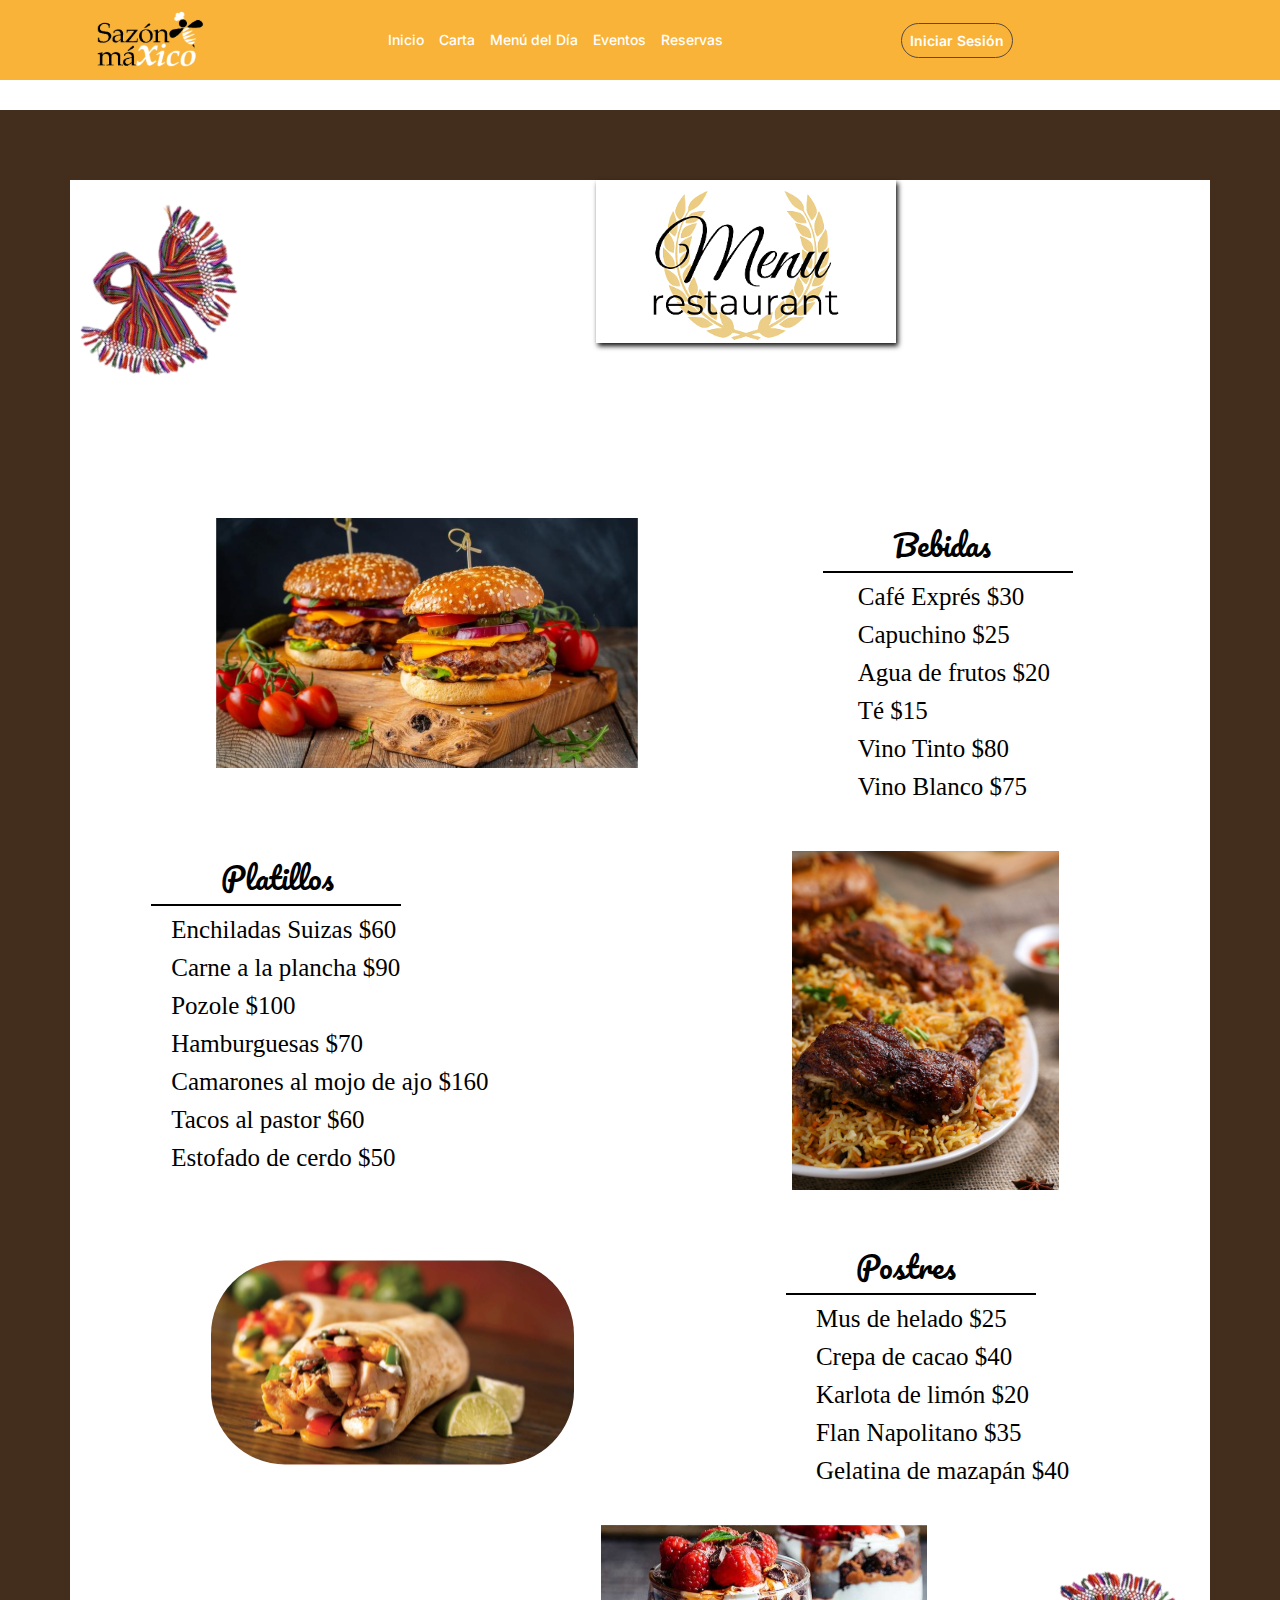
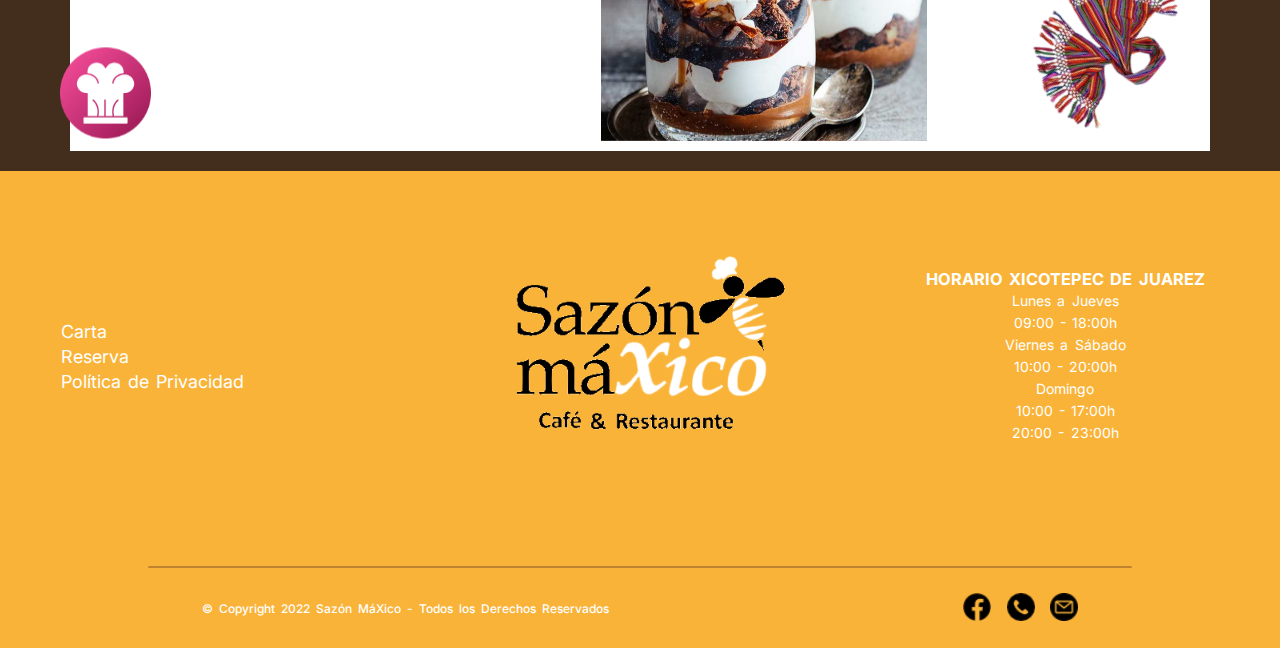
<file: carta.html>
<!DOCTYPE html>
<html lang="en">

<head>
  <meta charset="UTF-8">
  <meta name="viewport" content="width=device-width, initial-scale=1.0">
  <link rel="stylesheet" href="./styles/carta.css">
  <!-- <link rel="stylesheet" href="/Normalize.css"> -->
  <link href="https://fonts.googleapis.com/css2?family=Pacifico&display=swap" rel="stylesheet">


  <!-- icon page -->
  <link rel="shortcut icon" href="./img/Xicote.svg" type="image/x-icon">
  <!-- Google Fonts -->
  <link rel="preconnect" href="https://fonts.googleapis.com">
  <link rel="preconnect" href="https://fonts.gstatic.com" crossorigin>
  <link
    href="https://fonts.googleapis.com/css2?family=Bree+Serif&family=Gudea:ital,wght@0,400;0,700;1,400&family=Inter:wght@300;400;500;600;700&family=Pacifico&display=swap"
    rel="stylesheet">

  <!-- CSS Link -->
  <link rel="stylesheet" href="./styles/index-styles.css">
  <link rel="stylesheet" href="./styles/scroll-styles.css">
  <link rel="stylesheet" href="./styles/parallax.css">
  <link rel="stylesheet" href="./styles/footer-styles.css">
  <link rel="stylesheet" href="./styles/navbar.css">

  <!-- Tittle Page -->
  <title>SazónMáXico | Carta</title>
</head>

<body>
  <!-- Nav Bar -->
  <nav class="bar">
    <!-- Logo -->
    <img src="./img/navbar-icons/logo-recortado.svg" alt="SázonMáXico" class="logo">
    <!-- Links Menu -->
    <ul class="links">
      <li><a href="./index.php">Inicio</a></li>
      <li><a href="./carta.html">Carta</a></li>
      <li><a href="./menu-del-dia.php">Menú del Día</a></li>
      <li><a href="./evento1.html">Eventos</a></li>
      <li><a href="./reservas-inicio.html">Reservas</a></li>
    </ul>
    <!-- Iniciar sesion button -->
    <a href="./login.php" class="login">Iniciar Sesión</a>
    <!-- Dropdown button -->
    <div class="dropdown-button-container">
      <img src="./img/navbar-icons/menu.png" alt="menu" class="dropdown" id="activar-boton" onclick="mostrarMenu()">

      <img src="./img/navbar-icons/close.png" alt="menu" class="dropdown" id="desactivar-boton" onclick="ocultarMenu()">
    </div>

    <!-- dropdown menu -->
    <ul class="dropdown-menu active" id="dropdown-menu">
      <li class="dropdown-nav"><a href="./index.php">Inicio</a></li>
      <li class="dropdown-nav"><a href="./carta.html">Carta</a></li>
      <li class="dropdown-nav"><a href="./menu-del-dia.php">Menú del Día</a></li>
      <li class="dropdown-nav"><a href="./evento1.html">Eventos</a></li>
      <li class="dropdown-nav"><a href="./reservas-inicio.html">Reservas</a></li>
      <!-- settings -->
      <hr class="dropdown-line">
      <li class="settings"><a href="./login.php"><img src="./img/navbar-icons/usuario.png" alt="user"> Iniciar Sesión</a>
      </li>
      <li class="settings"><a href="#"><img src="./img/navbar-icons/documento.png" alt="user">Política y Privacidad</a>
      </li>
      <li class="settings"><a href="#"><img src="./img/navbar-icons/interrogatorio.png" alt="help">Ayuda</a></li>
    </ul>
  </nav>
  <!-- END NAV BAR -->
  <main id="fondo_cafe">
    <div id="fondo2">

      <div class="imagenes">
        <div class="reboso"> <img
            src="./img/carta-desayuno/750e6aa8ed4747450cb2b08ea329e89e-removebg-preview (1) 3Reboso.svg" alt=""></div>
        <div class="menu1"><img src="./img/carta-desayuno/menu.svg" alt=""></div>

      </div>

      <div class="menu">
        <img src="./img/carta-desayuno/Hamburguesa.svg" class="hamburguesa" />
        <div class="menu2">
          <p class="encabezado">Bebidas</p>
          <div class="linea"></div>
          <div class="bebida1">Café Exprés $30</div>
          <div class="bebida1">Capuchino $25</div>
          <div class="bebida1">Agua de frutos $20</div>
          <div class="bebida1">Té $15</div>
          <div class="bebida1">Vino Tinto $80</div>
          <div class="bebida1">Vino Blanco $75</div>
        </div>
      </div>

      <div class="platillos">
        <div class="platillos2">
          <p class="encabezado"> Platillos</p>
          <div class="linea2"></div>
          <div class="platillos1">Enchiladas Suizas $60</div>
          <div class="platillos1">Carne a la plancha $90</div>
          <div class="platillos1">Pozole $100</div>
          <div class="platillos1">Hamburguesas $70</div>
          <div class="platillos1">Camarones al mojo de ajo $160</div>
          <div class="platillos1">Tacos al pastor $60</div>
          <div class="platillos1">Estofado de cerdo $50</div>
        </div>
        <img src="./img/carta-desayuno/Mole.svg" alt="" class="plato1">
      </div>

      <div class="postres">
        <img src="./img/carta-desayuno/burrito.svg" alt="" class="platillo1">
        <div class="postres2">
          <div class="encabezado">Postres</div>
          <div class="linea3"></div>
          <div class="postres3">Mus de helado $25</div>
          <div class="postres3">Crepa de cacao $40</div>
          <div class="postres3">Karlota de limón $20</div>
          <div class="postres3">Flan Napolitano $35</div>
          <div class="postres3">Gelatina de mazapán $40</div>
        </div>
      </div>

      <div class="imgultimas">
        <img src="./img/carta-desayuno/gorro-de-cocinero 2.svg" alt="" class="img1">
        <img src="./img/carta-desayuno/postre_chocolate_avellana 2.svg" alt="" class="img2">
        <img src="./img/carta-desayuno/750e6aa8ed4747450cb2b08ea329e89e-removebg-preview (1) 3Reboso.svg" alt=""
          class="img3">
      </div>


    </div>


  </main>
  <!-- footer page -->
  <footer>
    <div class="footer-top">
      <!-- left list -->
      <ul class="footer-list-left">
        <li><a href="./carta.html">Carta</a></li>
        <li><a href="./reservas-inicio.html">Reserva</a></li>
        <li><a href="#">Política de Privacidad</a></li>
      </ul>
      <!-- center logo -->
      <a href="./index.php">
        <img loading="lazy" src="./img/index-img/logo-footer.svg" alt="logo SazónMáXico">
      </a>
      <!-- list right -->
      <ul class="footer-list-right">
        <li>
          <h3>horario xicotepec de juarez</h3>
        </li>
        <li>
          Lunes a Jueves
          <br>
          09:00 - 18:00h
        </li>
        <li>
          Viernes a Sábado
          <br>
          10:00 - 20:00h
        </li>
        <li>
          Domingo
          <br>
          10:00 - 17:00h
          <br>
          20:00 - 23:00h
        </li>
      </ul>
    </div>
    <hr>
    <div class="footer-bottom">
      <span>© Copyright 2022 Sazón MáXico - Todos los Derechos Reservados</span>
      <ul class="social">
        <li>
          <a href="https://www.facebook.com." target="_blank">
            <img loading="lazy" src="./img/footer-icons/facebook.png" alt="facebook">
          </a>
        </li>
        <li>
          <a href="tel:764 764 3687" target="_blank">
            <img loading="lazy" src="./img/footer-icons/tel.png" alt="teléfono">
          </a>
        </li>
        <li>
          <a href="mailto:restaurantesazonmaxico@outlook.com" target="_blank">
            <img loading="lazy" src="./img/footer-icons/mail.png" alt="correo">
          </a>
        </li>
      </ul>
    </div>
  </footer>
</body>

<!-- SCRIPTS -->
<script src="./js/nav-bar.js"></script>

</html>
</file>
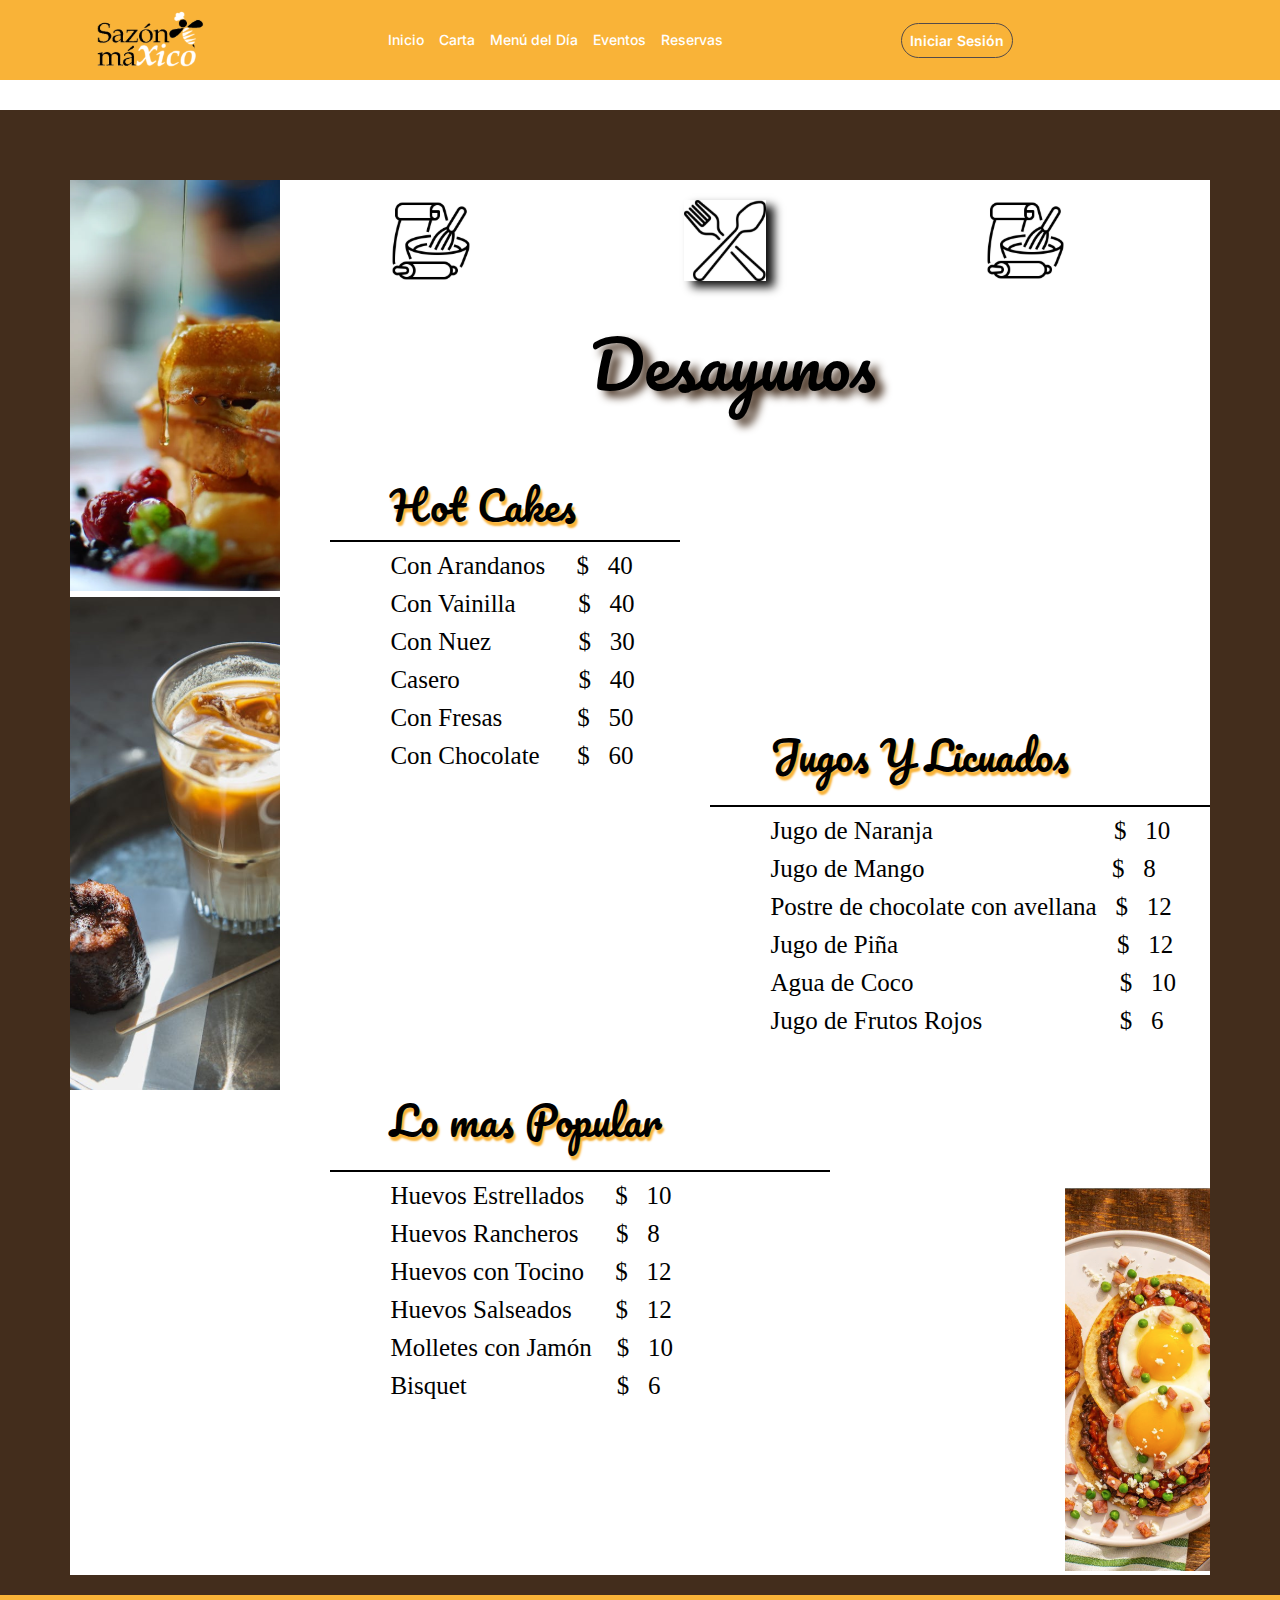
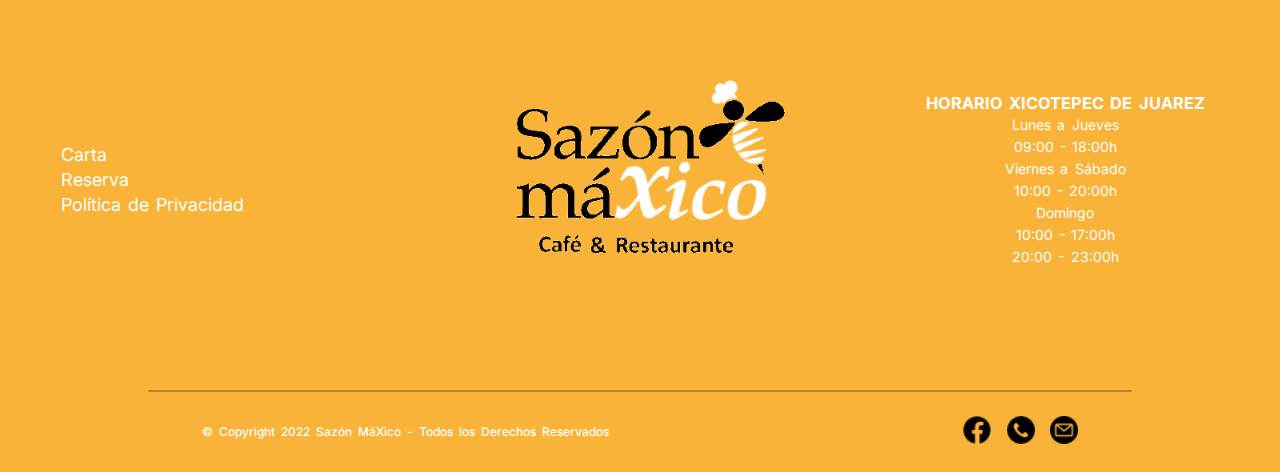
<file: postres.html>
<!DOCTYPE html>
<html lang="en">

<head>
    <meta charset="UTF-8">
    <meta name="viewport" content="width=device-width, initial-scale=1.0">
    <link rel="stylesheet" href="./styles/postres.css">


    <!-- icon page -->
    <link rel="shortcut icon" href="./img/Xicote.svg" type="image/x-icon">
    <!-- Google Fonts -->
    <link rel="preconnect" href="https://fonts.googleapis.com">
    <link rel="preconnect" href="https://fonts.gstatic.com" crossorigin>
    <link
        href="https://fonts.googleapis.com/css2?family=Bree+Serif&family=Gudea:ital,wght@0,400;0,700;1,400&family=Inter:wght@300;400;500;600;700&family=Pacifico&display=swap"
        rel="stylesheet">

    <!-- CSS Link -->
    <link rel="stylesheet" href="./styles/scroll-styles.css">
    <link rel="stylesheet" href="./styles/parallax.css">
    <link rel="stylesheet" href="./styles/footer-styles.css">
    <link rel="stylesheet" href="./styles/navbar.css">

    <!-- Tittle Page -->
    <title>Sazón MáXico | Postres</title>
</head>

<body>
    <!-- Nav Bar -->
    <nav class="bar">
        <!-- Logo -->
        <img src="./img/navbar-icons/logo-recortado.svg" alt="SázonMáXico" class="logo">
        <!-- Links Menu -->
        <ul class="links">
            <li><a href="./index.php">Inicio</a></li>
            <li><a href="./carta.php">Carta</a></li>
            <li><a href="./menu-del-dia.php">Menú del Día</a></li>
            <li><a href="./evento1.php">Eventos</a></li>
            <li><a href="./reservas-inicio.html">Reservas</a></li>
        </ul>
        <!-- Iniciar sesion button -->
        <a href="./login.php" class="login">Iniciar Sesión</a>
        <!-- Dropdown button -->
        <div class="dropdown-button-container">
            <img src="./img/navbar-icons/menu.png" alt="menu" class="dropdown" id="activar-boton"
                onclick="mostrarMenu()">

            <img src="./img/navbar-icons/close.png" alt="menu" class="dropdown" id="desactivar-boton"
                onclick="ocultarMenu()">
        </div>

        <!-- dropdown menu -->
        <ul class="dropdown-menu active" id="dropdown-menu">
            <li class="dropdown-nav"><a href="./index.php">Inicio</a></li>
            <li class="dropdown-nav"><a href="./carta.php">Carta</a></li>
            <li class="dropdown-nav"><a href="./menu-del-dia.php">Menú del Día</a></li>
            <li class="dropdown-nav"><a href="./evento1.php">Eventos</a></li>
            <li class="dropdown-nav"><a href="./reservas-inicio.html">Reservas</a></li>
            <!-- settings -->
            <hr class="dropdown-line">
            <li class="settings"><a href="/login.php"><img src="./img/navbar-icons/usuario.png" alt="user"> Iniciar
                    Sesión</a></li>
            <li class="settings"><a href="#"><img src="./img/navbar-icons/documento.png" alt="user">Política y
                    Privacidad</a></li>
            <li class="settings"><a href="#"><img src="./img/navbar-icons/interrogatorio.png" alt="help">Ayuda</a></li>
        </ul>
    </nav>

    <main id="fondo_cafe">
        <div id="fondo2">

            <div class="img1">
                <di class="desayuno1"><img src="./img/carta-desayuno/Desayuno1.svg" alt=""></di>
                <di class="desayuno2"><img src="./img/carta-desayuno/capucchino.svg" alt=""></di>

            </div>

            <div class="Icontenido">
                <div class="img2">
                    <div class="imagen1"><img src="./img/carta-desayuno/hornear 1.svg" alt=""></div>
                    <div class="imagen2"><img src="./img/carta-desayuno/tenedor 2.svg" alt=""></div>
                    <div class="imagen3"><img src="./img/carta-desayuno/hornear 1.svg" alt=""></div>
                </div>
                <div class="titulo">
                    <p class="encabezado">Desayunos</p>
                </div>
                <div class="opcion1">
                    <p class="encabezado2">Hot Cakes</p>
                    <div class="linea"></div>
                    <div class="desayuno1">Con Arandanos &nbsp;&nbsp;&nbsp; $ &nbsp; 40</div>
                    <div class="desayuno1">Con Vainilla &nbsp;&nbsp;&nbsp;&nbsp; &nbsp; &nbsp; $ &nbsp; 40</div>
                    <div class="desayuno1">Con Nuez &nbsp; &nbsp; &nbsp; &nbsp; &nbsp; &nbsp; &nbsp;$ &nbsp; 30</div>
                    <div class="desayuno1">Casero &nbsp; &nbsp; &nbsp; &nbsp; &nbsp; &nbsp; &nbsp; &nbsp; &nbsp; $
                        &nbsp; 40</div>
                    <div class="desayuno1">Con Fresas &nbsp; &nbsp; &nbsp; &nbsp; &nbsp;&nbsp; $ &nbsp; 50</div>
                    <div class="desayuno1">Con Chocolate &nbsp; &nbsp; &nbsp;$ &nbsp; 60</div>
                </div>
                <div class="opcion2">
                    <p class="encabezado2">Jugos Y Licuados</p>
                    <div class="linea2"></div>
                    <div class="jugo1">Jugo de Naranja &nbsp; &nbsp; &nbsp; &nbsp; &nbsp; &nbsp; &nbsp; &nbsp; &nbsp;
                        &nbsp; &nbsp; &nbsp; &nbsp; &nbsp; $ &nbsp; 10</div>
                    <div class="jugo1">Jugo de Mango &nbsp;&nbsp;&nbsp;&nbsp; &nbsp; &nbsp; &nbsp; &nbsp; &nbsp; &nbsp;
                        &nbsp; &nbsp; &nbsp; &nbsp; &nbsp; &nbsp; $ &nbsp; 8</div>
                    <div class="jugo1">Postre de chocolate con avellana &nbsp; $ &nbsp; 12</div>
                    <div class="jugo1">Jugo de Piña &nbsp; &nbsp; &nbsp; &nbsp; &nbsp; &nbsp; &nbsp; &nbsp; &nbsp;
                        &nbsp; &nbsp; &nbsp; &nbsp; &nbsp; &nbsp; &nbsp; &nbsp; $ &nbsp; 12</div>
                    <div class="jugo1">Agua de Coco &nbsp; &nbsp; &nbsp; &nbsp; &nbsp; &nbsp; &nbsp; &nbsp; &nbsp;
                        &nbsp; &nbsp; &nbsp; &nbsp; &nbsp; &nbsp; &nbsp; $ &nbsp; 10</div>
                    <div class="jugo1">Jugo de Frutos Rojos &nbsp; &nbsp; &nbsp; &nbsp; &nbsp; &nbsp; &nbsp; &nbsp;
                        &nbsp; &nbsp; &nbsp;$ &nbsp; 6</div>
                </div>
                <div class="opcion1">
                    <p class="encabezado3">Lo mas Popular</p>
                    <div class="linea3"></div>
                    <div class="jugo1">Huevos Estrellados &nbsp;&nbsp;&nbsp; $ &nbsp; 10</div>
                    <div class="jugo1">Huevos Rancheros &nbsp;&nbsp;&nbsp;&nbsp; $ &nbsp; 8</div>
                    <div class="jugo1">Huevos con Tocino &nbsp;&nbsp;&nbsp;&nbsp;$ &nbsp; 12</div>
                    <div class="jugo1">Huevos Salseados &nbsp;&nbsp;&nbsp;&nbsp;&nbsp;&nbsp;$ &nbsp; 12</div>
                    <div class="jugo1">Molletes con Jamón &nbsp;&nbsp; $ &nbsp; 10</div>
                    <div class="jugo1">Bisquet &nbsp; &nbsp; &nbsp; &nbsp; &nbsp; &nbsp; &nbsp; &nbsp; &nbsp; &nbsp;
                        &nbsp; &nbsp;$ &nbsp; 6</div>
                </div>
                <div class="imgultima">
                    <div class="huevos"><img src="./img/carta-desayuno/Huevos.svg" alt=""></div>
                </div>
            </div>
        </div>
    </main>
    <!-- footer page -->
    <footer>
        <div class="footer-top">
            <!-- left list -->
            <ul class="footer-list-left">
                <li><a href="./carta.php">Carta</a></li>
                <li><a href="./reservas-inicio.html">Reserva</a></li>
                <li><a href="#">Política de Privacidad</a></li>
            </ul>
            <!-- center logo -->
            <a href="./index.php">
                <img loading="lazy" src="./img/index-img/logo-footer.svg" alt="logo SazónMáXico">
            </a>
            <!-- list right -->
            <ul class="footer-list-right">
                <li>
                    <h3>horario xicotepec de juarez</h3>
                </li>
                <li>
                    Lunes a Jueves
                    <br>
                    09:00 - 18:00h
                </li>
                <li>
                    Viernes a Sábado
                    <br>
                    10:00 - 20:00h
                </li>
                <li>
                    Domingo
                    <br>
                    10:00 - 17:00h
                    <br>
                    20:00 - 23:00h
                </li>
            </ul>
        </div>
        <hr>
        <div class="footer-bottom">
            <span>© Copyright 2022 Sazón MáXico - Todos los Derechos Reservados</span>
            <ul class="social">
                <li>
                    <a href="https://www.facebook.com." target="_blank">
                        <img loading="lazy" src="./img/footer-icons/facebook.png" alt="facebook">
                    </a>
                </li>
                <li>
                    <a href="tel:764 764 3687" target="_blank">
                        <img loading="lazy" src="./img/footer-icons/tel.png" alt="teléfono">
                    </a>
                </li>
                <li>
                    <a href="mailto:restaurantesazonmaxico@outlook.com" target="_blank">
                        <img loading="lazy" src="./img/footer-icons/mail.png" alt="correo">
                    </a>
                </li>
            </ul>
        </div>
    </footer>

</body>

</html>
</file>
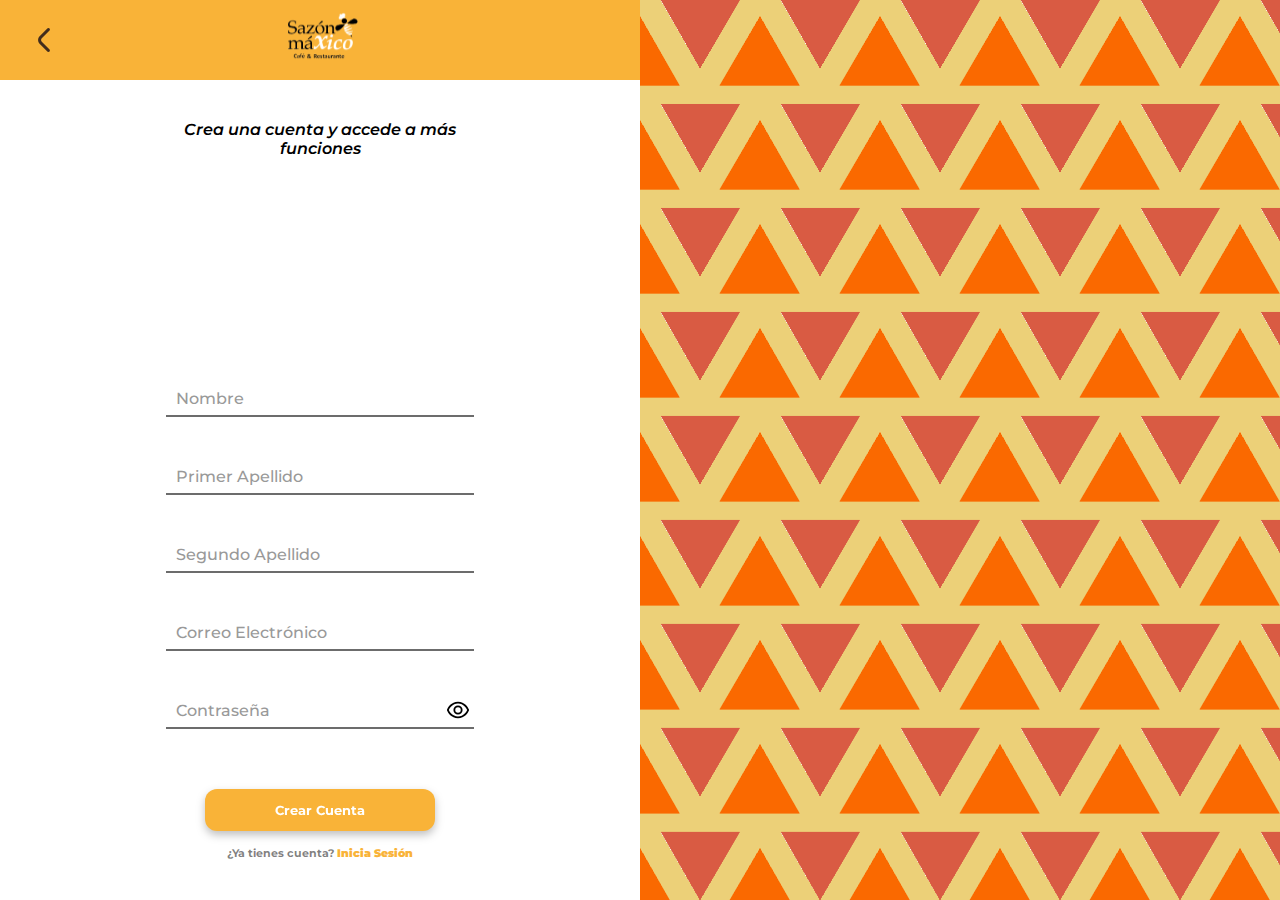
<file: register.html>
<!DOCTYPE html>
<html lang="en">

<head>
    <meta charset="UTF-8">
    <meta name="viewport" content="width=device-width, initial-scale=1.0">

    <!-- Google Fonts Link -->
    <!-- Montserrat (300, 400, 600, 700) -->
    <link rel="preconnect" href="https://fonts.googleapis.com">
    <link rel="preconnect" href="https://fonts.gstatic.com" crossorigin>
    <link
        href="https://fonts.googleapis.com/css2?family=Montserrat:ital,wght@0,300;0,400;0,500;0,600;0,700;1,400;1,600;1,700&display=swap"
        rel="stylesheet">
    <link rel="shortcut icon" href="/img/Xicote.svg" type="image/x-icon">
    <!-- CSS link -->
    <link rel="stylesheet" href="/styles/register-styles.css">
    <link rel="stylesheet" href="/styles/scroll-styles.css">

    <title>SazónMáXico | Crear Cuenta</title>
</head>

<body>
    <main class="container">
        <!-- left container (form) -->
        <div class="left-container">
            <!-- Header of Form -->
            <header>
                <!-- icon (return) -->
                <a href="/index.html">
                    <img src="/img/return.svg" alt="back">
                </a>
                <!-- logo -->
                <a href="/index.html">
                    <img src="/img/logo-header.svg" alt="logo SazónMaXico">
                </a>
            </header>

            <!-- phrase -->
            <h2><i>Crea una cuenta y accede a más funciones</i></h2>

            <!-- ######## form ######## -->
            <form>
                <!-- Name Input -->
                <div class="form-control">
                    <input type="text" class="input" required="true" />
                    <span class="highlight"></span>
                    <span class="bar"></span>
                    <label>Nombre</label>
                </div>
                <!-- apellido paterno Input -->
                <div class="form-control">
                    <input type="text" class="input" required="true" />
                    <span class="highlight"></span>
                    <span class="bar"></span>
                    <label>Primer Apellido</label>
                </div>
                <!-- apellido materno Input -->
                <div class="form-control">
                    <input type="text" class="input" required="true" />
                    <span class="highlight"></span>
                    <span class="bar"></span>
                    <label>Segundo Apellido</label>
                </div>
                <!-- Email Input -->
                <div class="form-control">
                    <!-- <input type="Email" placeholder="Correo Electrónico"> -->
                    <input type="text" class="input" required="true" />
                    <span class="highlight"></span>
                    <span class="bar"></span>
                    <label>Correo Electrónico</label>
                </div>
                <!-- Password Input -->
                <div class="form-control passwd">
                    <input class="input" type="password" required="true" id="password-input">
                    <span class="highlight"></span>
                    <span class="bar"></span>
                    <label>Contraseña</label>
                    <div class="mostrar-ocultar">
                        <!-- ver contraseña -->
                        <img src="/img/login-register-img/ver.svg" alt="ver contraseña" id="ver" onclick="verContrasenia()">
                        <!-- ocultar contraseña -->
                        <img src="/img/login-register-img/ocultar.svg" alt="Ocultar contraseña" id="ocultar" onclick="ocultarContrasenia()">
                   </div>
                </div>
                <!-- register a -->

                <!-- sign in - button -->
                <button type="submit">Crear Cuenta</button>
                <span class="create-account">¿Ya tienes cuenta? <b class="pd60"><a href="/login.html">Inicia Sesión</a></b></span>
            </form>
        </div>
        <!-- right container (bg image) -->
        <div class="right-container">
            <!-- <img src="/img/restaurant.png" alt="Restaurant Background Image"> -->
        </div>
    </main>
</body>
<!-- scripts -->
<script src="/js/see-password.js"></script>

</html>
</file>
<file: styles/carta.css>
* {
  box-sizing: border-box;
  margin: 0;
}


.icono {
  margin: 5px;
  width: 25%;
}

#fondo_cafe {
  margin-top: 30px;
  background-color: #432D1C;
  width: 100%;
  height: 100%;
  padding: 20px;
  /* Agregamos espacio entre el contenido y el borde */
  box-sizing: border-box;
  /* Aseguramos que el padding no afecte al tamaño total */
}

#fondo2 {
  background-color: rgb(255, 255, 255);
  height: calc(100% - 40px);
  /* Reducimos el tamaño para tener espacio para los bordes */
  margin-top: 4%;
  margin-left: 4%;
  margin-right: 4%;
}

.plato {
  width: 13%;
  height: 250px;
  margin-left: 290px;
}

.encabezado {
  width: 210px;
  left: 200px;
  top: 0px;
  color: black;
  font-size: 30px;
  font-family: Pacifico;
  font-weight: 400;
  word-wrap: break-word;
}

.hamburguesa {
  width: 500px;
  height: 250px;
  left: -135px;
  top: 280px;
  border-radius: 0px;
}

.linea {
  margin-left: -70px;
  width: 250px;
  height: 0px;
  left: 3px;
  top: 0px;
  border: 0.50px black solid;
}

.linea2 {
  margin-left: -70px;
  width: 250px;
  height: 0px;
  left: 3px;
  top: 0px;
  border: 0.50px black solid;
}

.linea3 {
  margin-left: -70px;
  width: 250px;
  height: 0px;
  left: 3px;
  top: 0px;
  border: 0.50px black solid;
}

.imagenes {
  display: flex;
}

.reboso img {
  width: 60%;
  margin-left: -30px;
}

.menu1 img {
  margin-left: 38%;
  width: 300px;
  align-items: center;
  justify-content: center;
  box-shadow: 2px 3px 5px #0F0F0F;
}

.bebida1 {
  font-size: 25px;
  margin-top: 10px;
  margin-left: -35px;
}

.menu {
  width: 100%;
  margin-top: 100px;
  display: flex;
  justify-content: space-around;
}

.platillos {
  width: 100%;
  margin-top: 50px;
  display: flex;
  justify-content: space-around;
}

.platillos1 {
  margin-left: -50px;
  font-size: 25px;
  margin-top: 10px;
}

.postres {
  width: 100%;
  margin-top: 50px;
  display: flex;
  justify-content: space-around;
}

.postres3 {
  font-size: 25px;
  margin-top: 10px;
  margin-left: -40px;
}

.imgultimas {
  display: flex;
  justify-content: space-around;
}

.img3 {
  width: 20%;
  margin-top: 50px;
  transform: rotate(-180deg);
  margin-left: 60px;
}

.img2 {
  margin-left: 450px;
  margin-top: 30px;
}

.img1 {
  width: 8%;
  margin-top: 150px;
  margin-left: -10px;
}

@media screen and (max-width: 600px) {
  .imagenes {
    display: contents;
    align-items: center;
    justify-content: center;
  }

  .imagenes .reboso {
    width: 50%;
    margin-left: 20px;
  }

  .menu1 img {
    display: flex;
    width: 35%;
    margin-top: -95px;
  }

  .menu .hamburguesa {
    display: flex;
    width: 50%;
    margin-top: -100px;
    margin-left: 120px;
  }

  .menu2 {
    margin-left: 40px;
    margin-top: -25px;
  }

  .bebida1 {
    margin-left: -8px;
  }

  .linea {
    width: 50%;
    margin-left: -30px;
  }

  .menu2 .encabezado,
  .bebida1 {
    font-size: 10px;
    margin-top: 2px;
  }

  .plato1 {
    width: 45%;
    height: 100%;
    margin-left: -100px;
  }

  .platillos {
    margin-top: -10px;
  }

  .platillos .encabezado,
  .platillos1 {
    font-size: 10px;
    margin-top: 2px;
    margin-left: 5px;
  }

  .linea2 {
    width: 50%;
    margin-left: -5px;
  }

  .platillo1 {
    width: 60%;
    margin-left: 150px;
  }

  .postres2 {
    margin-left: 60px;
  }

  .postres .postres2 .postres3 {
    font-size: 10px;
    margin-top: 2px;
  }

  .postres .encabezado {
    font-size: 10px;
  }

  .linea3 {
    width: 50%;
    margin-left: -55px;
  }

  .img1 {
    width: 20%;
    margin-top: 50px;
    margin-left: 15px;
  }

  .img2 {
    width: 40%;
    margin-left: 25px;
  }

  .img3 {
    width: 35%;
    margin-left: -8px;
  }

}
</file>
<file: styles/index-styles.css>
/* Varianbles de color */
:root {
    /* Paleta de Estructura */
    --main-blanco: #FFFFFF;
    --main-cafe-oscuro: #432D1C;
    --main-cafe-claro: #b8988b;
    --main-cafe: #794531;
    --main-mostaza: #F9B338;
    --main-menu: #F9B338;

    --nav-bg-beige: #F8F0D5;
    --nav-active-bg-beige: #6D563A;
    /* Paleta de Fuentes */
    --font-cafe-medio: #6D563A;
    --font-blanco: #FFFFFF;
    --font-gris: #524A4A;
    --font-negro: #000000;

    /* Paleta de Extras */
    --extra-cafe-medio: #6D563A;
    --extra-blanco: #FFFFFF;
    --shadow-cafe-oscuro: #432D1C;
    --shadow-negro: #00000098;


}

/* General Styles */
* {
    margin: 0;
    padding: 0;
    box-sizing: border-box;
}

/* Header Styles */
header {
    /* sizing */
    width: 100%;
    height: 65vh;

    /* display */
    display: flex;
    align-items: center;
    flex-direction: column;
    position: relative;

    /* background: linear-gradient(90deg, rgba(139, 0, 0, 0.6) 50%, transparent 0),
        linear-gradient(rgba(139, 0, 0, 0.6) 50%, transparent 0);
    background-size: 5px 5px; */
    /* background */
    background-image: url('../img/index-img/Bg-restaurante.svg');
    background-size: contain;
    filter: saturate(135%);

    /* ---- Tittle Header (H1) ---- */
    &>h1 {
        /* font styles */
        font-family: 'Pacifico';
        font-size: 4em;
        font-weight: 400;
        color: var(--font-blanco);
        text-shadow: 0px 6px 3px #432D1C;

        position: absolute;
        top: 50%;
        transform: translateY(-70%);

        /* effects */
        cursor: pointer;
    }
}

/* ########## main (container) styles ########## */
.container {
    /* sizing */
    width: 100%;

    & .menu-container {
        /* sizing */
        width: 100%;

        /* flexbox */
        display: flex;
        justify-content: space-around;
        align-items: center;

    }

    & .menu-del-dia {
        width: 40%;
        display: flex;
        flex-direction: column;
        justify-content: center;
        align-items: center;
    }


    /* menu horario styles */
    & .menu-horario {
        /* sizing */
        max-width: 80%;
        /* spacing */
        margin-bottom: 15px;
        display: flex;
        align-items: center;
        justify-content: center;
        flex-direction: column;



        /* font styles */
        font-family: 'Inter';
        text-align: center;

        /* line */
        &>hr {
            /* sizing */
            width: -webkit-fill-available;
            height: 4px;

            /* properties */
            background-color: var(--font-gris);
        }

        & span:first-child {
            /* font styles */
            font-size: 1.3em;
            font-weight: 400;
            color: var(--font-negro);
            line-height: 1.5;

            /* effects */
            text-transform: uppercase;
            overflow: hidden;
            margin-bottom: 5px;
            border-bottom: 3px solid var(--font-gris);
        }

        & span:last-child {
            /* font styles */
            font-size: 0.7em;
            font-weight: 400;
            color: var(--font-gris);

        }
    }

    /* menu costo styles */
    & .menu-costo {
        /* sizing */
        max-width: 100%;

        /* display */
        display: flex;
        justify-content: center;
        align-items: center;
        flex-direction: column;

        /* info styles */
        &>span {
            /* font styles */
            font-family: 'Inter';
            font-size: 22px;
            text-align: center;
        }

        & span:first-child {
            border-bottom: 3px solid var(--font-gris);
            margin-bottom: 5px;
        }

        /* line styles */
        & hr {
            height: 2px;
            border: none;
            background-color: var(--font-gris);
        }
    }

    & .banquete-container {
        /* sizing */
        width: 100%;

        /* spacing */
        padding-inline: 2%;

        /* display */
        display: flex;
        align-items: center;
        justify-content: center;
        flex-direction: column;

        /* effects */
        background-color: var(--main-cafe-oscuro);

        /* banquete header styles */
        & .banquete-header {
            /* sizing */
            width: -webkit-fill-available;

            /* spacing */
            margin-bottom: 60px;

            /* display */
            display: flex;
            justify-content: center;
            align-items: center;

            /* h2 styles */
            &>h2 {
                /* font styles */
                font-family: 'Bree Serif';
                font-size: 48px;
                font-weight: 400;
                text-align: center;
                color: var(--font-blanco);
            }
        }

        /* banquete scroll images */
        & .banquete-scroll {
            /* sizing */
            width: 95%;
            height: auto;

            /* spacing */
            padding: 15px 7px;
            margin-bottom: 40px;

            /* effects */
            background-color: var(--main-mostaza);
            border-radius: 15px;

            /* display  */
            display: flex;
            flex-wrap: wrap;
            justify-content: space-around;
            gap: 15px;
            align-items: center;
            &>img {
                width: 240px;
                height: auto;
                object-fit: cover;

                /* effects */
                border-radius: 8px;
                transition: 0.3s all ease-in-out;
            }
            &>img:hover {
                transform: scale(1.1);
            }
        }

        /* banquete info (p) styles */
        & p {
            /* font styles */
            font-family: 'Gudea';
            color: var(--font-blanco);
            text-align: justify;
            font-size: 1.2em;
            font-weight: 400;

            /* spacing */
            margin-bottom: 45px;
        }

        /* banquete line styles */
        & hr {
            width: 100%;

            margin-bottom: 30px;

            border: none;
            height: 10px;
            border-radius: 10px;
            background-color: var(--main-cafe-claro);
        }
    }

    /* Section Combos Styles */
    & .combos-container {
        /* sizing */
        width: 100%;
        height: 600px;

        /* display */
        display: flex;
        justify-content: center;
        align-items: center;

        /* effects */
        background-color: var(--main-cafe-oscuro);
        background-image: url("../img/index-img/combo-1-izquierda.jpg");

        /* combos div styles */
    }

    & .end-main {
        padding: 40px 0;
        display: flex;
        align-items: center;
        justify-content: center;
        height: 50px;
        background-color: var(--main-cafe-oscuro);


        &>hr {
            width: 95%;
            border: none;
            height: 10px;
            border-radius: 10px;
            background-color: var(--main-cafe-claro);
        }
    }

}

.combos {
    /* sizing */
    width: 50%;
    height: 90%;

    /* flexbox */
    display: flex;
    align-items: center;
    justify-content: space-evenly;
    flex-direction: column;

    /* effects */
    background-color: var(--main-cafe-claro);
    box-shadow: 4px 6px 4px var(--shadow-negro);
    box-shadow: 0px 4px 4px 0px rgba(0, 0, 0, 0.25) inset;
    border-radius: 8px;

    & .combos-aztecas {
        /* spacing */
        width: -webkit-fill-available;
        /* height: 80vh; */

        /* display */
        padding: 5% 15%;
        display: flex;
        flex-direction: column;
        align-items: center;
        justify-content: space-between;

        &>h1 {
            /* font styles */
            font-family: 'Pacifico';
            color: var(--font-cafe-medio);
            font-size: 55px;
            font-weight: 400;
            line-height: 120%;
            margin: 15px 0px;

            & span {
                color: var(--font-blanco);
            }
        }

        &>span {
            margin-bottom: 15px;
            /* font styles */
            font-family: 'Pacifico';
            color: var(--font-gris);
            text-align: center;
            font-size: 20px;
            font-weight: 400;
            line-height: normal;
        }
    }

    /* borders */
    & .combos-aztecas::before,
    & .combos-aztecas::after {
        content: "";
        height: 10px;
        border-radius: 4px;
        width: 35%;
    }

    & .combos-aztecas::before {
        top: 0;
        background-color: var(--extra-blanco);
    }

    & .combos-aztecas::after {
        bottom: 0;
        background-color: var(--extra-cafe-medio);
    }

    /* combos button */
    &>button[type="button"] {
        /* sizing */
        width: 25%;
        height: auto;
        padding: 15px 0;
        /* flexbox */
        display: flex;
        flex-direction: column;
        justify-content: center;
        align-items: center;

        /* effects */
        box-shadow: 0px 4px 5px 0px rgba(0, 0, 0, 0.25) inset;
        background-color: var(--main-mostaza);
        color: var(--font-blanco);
        border: none;
        border-radius: 16px;
        cursor: pointer;

        /* font styles */
        font-family: 'Gudea';
        font-style: italic;
        font-weight: 600;
        text-shadow: 1px 1px 6px var(--font-negro);
        font-size: 18px;
    }

    &>button[type="button"]:hover {
        transform: scale(1.1);
        transition: transform 0.2s ease;
    }

}

/* Extra Styles */
.mb40 {
    /* spacing */
    margin-bottom: 40px;
}

/* ##### Responsive Styles */
/* movil */
@media screen and (max-width: 767px) {

    /* Tu código CSS para pantallas de movil aquí */
    .menu-container {
        flex-direction: column;
        justify-content: space-between;
        padding-bottom: 35px;
    }

    .combos {
        width: 90%;
    }

    .banquete-header img {
        display: none;
    }

    .banquete-header {
        margin-top: 25px;

    }

    .banquete-container > p{
        padding: 0 25px;
    }

    #redireccionarBtn {
        width: 70%;
    }
}


/* tablet */
@media (min-width: 768px) and (max-width: 1023px) {

    /* Tu código CSS para pantallas de tablet aquí */
    .menu-container {
        flex-direction: column;
        justify-content: space-between;
        padding-bottom: 35px;
    }

    .combos {
        width: 65%;
    }

    .banquete-header img {
        display: none;
    }

    .banquete-header {
        margin-top: 25px;

    }
}
</file>
<file: styles/scroll-styles.css>
/* Estilos para la barra de desplazamiento lateral */
::-webkit-scrollbar {
    width: 10px; /* Ancho de la barra */
  }
  
  /* Fondo de la barra de desplazamiento */
  ::-webkit-scrollbar-track {
    background: #c8c8c8c5;
  }
  
  /* Estilo del mango de la barra de desplazamiento */
  ::-webkit-scrollbar-thumb {
    background: #ffa407;
    border-radius: 5px;
    
  }
  
  /* Cambio de color del mango de la barra de desplazamiento al pasar el cursor */
  ::-webkit-scrollbar-thumb:hover {
    background: #ec9600;
    
  }
</file>
<file: styles/parallax.css>
.parallax {
    /* parallax */
    background-size: cover;
    background-attachment: fixed;
    background-position:  bottom;
    
    filter: saturate(105%);
}
</file>
<file: styles/footer-styles.css>
/* Varianbles de color */
:root {
    /* Paleta de Estructura */
    --main-blanco: #FFFFFF;
    --main-cafe-oscuro: #432D1C;
    --main-cafe-claro: #b8988b;
    --main-cafe: #794531;
    --main-mostaza: #F9B338;

    --nav-bg-beige: #F8F0D5;
    --nav-active-bg-beige: #6D563A;
    /* Paleta de Fuentes */
    --font-cafe-medio: #6D563A;
    --font-blanco: #FFFFFF;
    --font-gris: #524A4A;
    --font-negro: #000000;

    /* Paleta de Extras */
    --extra-cafe-medio: #6D563A;
    --extra-blanco: #FFFFFF;
    --shadow-cafe-oscuro: #432D1C;
    --shadow-negro: #00000098;
    --extra-footer-cafe: #60342260;


}

/* Footer Styles */
footer {
    /* sizing */
    width: 100%;
    height: auto;
    padding: 15px 25px;

    /* effects */
    background-color: var(--main-mostaza);

    /* flexbox */
    display: flex;
    flex-direction: column;
    align-items: center;
    justify-content: space-between;

    /* font styles */
    color: var(--font-blanco);
    font-family: 'Inter';
    word-spacing: 2.2px;
}

footer ul {
    list-style: none;

}

/* list left */
.footer-list-left {
    /* sizing */
    width: 25%;

    line-height: 25px;
    font-size: 18px;

    & li>a {
        text-decoration: none;
        color: var(--font-blanco);
    }

    & li>a:hover {
        transition: underline 0.8s ease;
        text-decoration: underline;
    }
}

.footer-list-right {
    /* sizing */
    width: 25%;

    & li>h3 {
        text-transform: uppercase;
    }

    & li {
        text-align: center;
        line-height: 22px;
    }

    & li > strong {
        color: #794531;
    }
}

.footer-top {
    /* sizing */
    width: 100%;
    margin-bottom: 25px;

    /* flexbox */
    display: flex;
    justify-content: space-around;
    flex-direction: row;
    align-items: center;
}

.footer-top>img {
    /* sizing */
    width: 15%;

    /* effects */
    cursor: pointer;
}

/* bottom footer section */
footer>hr {
    /* sizing / spacing */
    width: 80%;
    height: 2px;
    margin: 15px auto;

    /* effects */
    background-color: var(--extra-footer-cafe);
    border: none;
    border-radius: 16px;
}

.footer-bottom {
    /* sizing */
    width: 100%;
    height: 30px;
    margin: 10px;

    /* flexbox */
    display: flex;
    justify-content: space-around;
    align-items: center;
}

.social {
    width: 115px;

    display: flex;
    justify-content: space-between;

    gap: 10px;
}

.social li a img {
    width: 28px;
}

.social li a:hover img {
    transform: scale(1.05);
}

.social li a:active img {
    transform: scale(0.95);
}

.footer-bottom span {
    font-size: 12px;
    word-spacing: 3px;
    font-weight: 500;
}


/* Responsive Design */
/* smartphone */
@media screen and (max-width: 767px) {
    
    
    /* footer container */
    footer {
        /* sizing */
        height: auto;
        width: 100%;
    }
    
    .footer-top {
        /* sizing */
        height: auto;
        width: 100%;
    
        /* flexbox */
        display: flex;
        align-items: center;
        justify-content: center;
        flex-wrap: wrap;
        gap: 15px;
    }
    
    .footer-top a {
        order: 1;
    }
    
    .footer-top .footer-list-left {
        order: 2;
        width: auto;
        text-align: center;
    }
    
    
    .footer-top .footer-list-right {
        order: 3;
        width: auto;
    }
    
    .footer-bottom {
        /* sizing */
        height: auto;
        width: 100%;
    
        /* flexbox */
        display: flex;
        flex-direction: column-reverse;
        gap: 15px;
    }
}

/* tablet */
@media (min-width: 767px) and (max-with:1023px) {
    
    /* footer container */
    footer {
        /* sizing */
        height: auto;
        width: 100%;
    }
    
    .footer-top {
        /* sizing */
        height: auto;
        width: 100%;
    
        /* flexbox */
        display: flex;
        align-items: center;
        justify-content: center;
        flex-wrap: wrap;
        gap: 15px;
    }
    
    .footer-top a {
        order: 1;
    }
    
    .footer-top .footer-list-left {
        order: 2;
        width: auto;
        text-align: center;
    }
    
    
    .footer-top .footer-list-right {
        order: 3;
        width: auto;
    }
    
    .footer-bottom {
        /* sizing */
        height: auto;
        width: 100%;
    
        /* flexbox */
        display: flex;
        flex-direction: column-reverse;
        gap: 15px;
    }
}
</file>
<file: styles/navbar.css>
/* Varianbles de color */
:root {
    /* Paleta de Estructura */
    --main-blanco: #FFFFFF;
    --main-cafe-oscuro: #432D1C;
    --main-cafe-claro: #b8988b;
    --main-cafe: #794531;
    --main-mostaza: #F9B338;
    --main-menu: #F9B338;

    --nav-bg-beige: #F8F0D5;
    --nav-active-bg-beige: #6D563A;
    /* Paleta de Fuentes */
    --font-cafe-medio: #6D563A;
    --font-blanco: #FFFFFF;
    --font-gris: #524A4A;
    --font-negro: #000000;

    /* Paleta de Extras */
    --extra-cafe-medio: #6D563A;
    --extra-blanco: #FFFFFF;
    --shadow-cafe-oscuro: #432D1C;
    --shadow-negro: #00000098;
    

    font-size: 14px;
}

/* General Styles */
* {
    margin: 0;
    padding: 0;
    box-sizing: border-box;
}

.logo {
    width: 120px;
}

.bar {
    /* sizing */
    width: 100%;
    height: 80px;
    /* max-width: 1200px; */

    /* display */
    display: flex;
    align-items: center;
    justify-content: space-around;

    /* positioning */
    position: relative;

    /* effects */
    background-color: var(--main-menu);
}

.links {
    display: flex;
    gap: 15px;
}

.links > li {
    list-style: none;
}

.links > li > a {
    /* font styles */
    text-decoration: none;
    font-family: 'Inter';
    font-size: 1rem;
    font-weight: 500;
    color: var(--font-blanco);
}

.links > li > a:hover {
    color: var(--font-gris);
    font-weight: 600;
}

.login {
    padding: 8px;
    /* background-color: var(--main-blanco); */
    outline: 1px solid var(--font-gris);
    border-radius: 18px;

    font-family: 'Inter';
    font-weight: 600;
    font-size: 1rem;
    text-decoration: none;
    color: var(--font-blanco);

    transition: transform 0.3s ease-in-out;
}

.login:hover {
    
    transform: scale(1.05);
    color: var(--font-gris);
    outline: 2px solid var(--font-gris);
    background-color: var(--extra-blanco);
}

.login:active {
    transform: scale(0.95);
    background-color: transparent;
}

.dropdown {
    /* sizing */
    width: 24px;

    /* display */
    display: none;

    /* effects */
    cursor: pointer;
}

.dropdown-menu {
    /* sizing */
    width: 50%;
    max-height: 0;
    overflow: hidden;
    /* effects */
    background-color: var(--main-menu);
    border-radius: 0px 0px 0px 12px;
    z-index: 0;
    visibility: hidden;

    /* font styles */
    font-family: 'Inter';
    list-style: none;
    padding: 15px;

    /* flexbox */
    display: flex;
    flex-direction: column;
    align-items: center;
    justify-content: center;

    /* position */
    position: absolute;
    right: 0;
    top: 80px;

    /* transition */
    transition: max-height 0.25s cubic-bezier(0.175, 0.885, 0.32, 1.275);
}



.dropdown-nav {
    /* sizing */
    width: 80%;
    height: 24px;
    display: flex;
    align-items: center;
    margin-bottom: 14px;

}

.dropdown-nav a {
    /* sizing */
    width: -webkit-fill-available;

    /* font styles */
    text-decoration: none;
    color: var(--font-blanco);
    display: flex;
    align-items: center;
    justify-content: center;

    /* effects */
    background-color: #524A4A;
    padding: 7px 18px;
    border-radius: 18px;

    /* animations */
    transition: transform 0.5s ease-in-out;
}

.dropdown-nav a:hover {
    color: var(--font-gris);
    font-weight: 700;
    transform: scale(1.01);
    background-color: transparent;
    outline: 1px solid var(--font-gris);
}

.dropdown-nav a:active {
    transform: scale(0.95);
    background-color: var(--font-gris);
    color: var(--font-blanco);
    outline: none;
}

.dropdown-line {
    border: none;
    height: 1.8px;
    border-radius: 10px;
    background-color: var(--main-cafe);
    margin-inline: auto;
    width: 85%;
    margin-block: 15px;
}

.settings {
    /* sizing */
    width: 80%;
    height: 34px;
    margin-bottom: 10px;
}

.settings a {
    /* sizing */
    width: -webkit-fill-available;
    padding: 7px 15px;

    position: relative;

    /* effects */
    background-color: #524a4a0a;
    outline: 2px solid #818181b4;
    border-radius: 18px;

    /* flexbox */
    display: flex;
    align-items: center;
    /* justify-content: center; */
    gap: 15px;

    /* font styles */
    text-decoration: none;
    color: var(--font-blanco);

    transition: transform 0.5s ease;
}

.settings a:hover {
    background-color: #524A4A;
    color: var(--font-blanco);
    transform: scale(1.01);
}

.settings a:active {
    transform: scale(0.95);
}

.settings img {
    /* sizing */
    height: 20px;
    width: 20px;

    /* position */
    /* position: absolute; */
}

.settings:first-child {
    border-top: 1px solid var(--font-gris);
}

/* Responsive Design */
    /* smartphone */
@media screen and (max-width: 767px) {
    .dropdown-menu{
        width: 80%;
    }
    .links, .login {
        display: none;
    } 

    .bar {
        justify-content: space-between;
        padding-inline: 15px;
    }

    #activar-boton {
        display: block;
    }

    #desactivar-boton {
        display: none;
    }
}
    /* tablet */
@media screen and (min-width: 767px) and (max-with: 1023px) {
    
}
</file>
<file: styles/postres.css>
* {
  box-sizing: border-box;
  margin: 0;
}


#fondo_cafe {
  margin-top: 30px;
  background-color: #432D1C;
  width: 100%;
  height: 100%;
  padding: 20px;
  /* Agregamos espacio entre el contenido y el borde */
  box-sizing: border-box;
  /* Aseguramos que el padding no afecte al tamaño total */
}

#fondo2 {
  display: flex;
  background-color: rgb(255, 255, 255);
  height: calc(100% - 40px);
  /* Reducimos el tamaño para tener espacio para los bordes */
  margin-top: 4%;
  margin-left: 4%;
  margin-right: 4%;
}

.desayuno1 img {
  width: 60%;
}

.desayuno2 img {
  width: 60%;
  margin-bottom: -7px;
}

.img2 {
  display: flex;
}

.imagen1 img {
  width: 50%;
  margin: 20px;
  margin-left: -30px;
}

.imagen2 img {
  width: 30%;
  margin: 20px;
  margin-left: 100px;
  box-shadow: 8px 6px 9px #0F0F0F;
}

.imagen3 img {
  width: 25%;
  margin: 20px;
  margin-left: 130px;
}

.titulo {
  margin-left: 170px;
}

.encabezado {
  display: flex;
  text-align: center;
  top: 50px;
  font-size: 65px;
  font-family: Pacifico;
  font-weight: 400;
  color: #000000;
  word-wrap: break-word;
  text-shadow: 8px 6px 9px #432D1C;
}

.opcion1 {
  margin-top: 50px;
  margin-left: -30px;
}

.encabezado2 {
  width: 210px;
  color: black;
  font-size: 40px;
  font-family: Pacifico;
  font-weight: 400;
  word-wrap: break-word;
  text-shadow: 2px 4px 2px #F9B338;
}

.linea {
  margin-left: -60px;
  width: 350px;
  height: 0px;
  top: 0px;
  border: 0.50px black solid;
}

.desayuno1 {
  font-size: 25px;
  margin-top: 10px;
}

.opcion2 .encabezado2 {
  width: 300px;
  color: black;
  font-size: 40px;
  font-family: Pacifico;
  font-weight: 400;
  word-wrap: break-word;
  text-shadow: 2px 4px 2px #F9B338;

}

.opcion2 {
  margin-top: -50px;
  margin-left: 350px;
}

.encabezado3 {
  width: 280px;
  color: black;
  font-size: 40px;
  font-family: Pacifico;
  font-weight: 400;
  word-wrap: break-word;
  text-shadow: 2px 4px 2px #F9B338;
}

.linea2 {
  margin-left: -60px;
  width: 500px;
  height: 0px;
  margin-top: 15px;
  border: 0.50px black solid;
}

.jugo1 {
  font-size: 25px;
  margin-top: 10px;
}

.linea3 {
  margin-left: -60px;
  width: 500px;
  height: 0px;
  margin-top: 15px;
  border: 0.50px black solid;
}

.imgultima {
  margin-left: 500px;
  margin-top: -250px;
}

.imgultima img {
  width: 50%;
  height: 100%;
  margin-left: 144.8px;
}

.huevos {
  width: 100%;
  margin-top: 38px;
}

@media screen and (max-width: 900px) {
  #fondo_cafe {
    width: 100%;
    height: 1020px;
  }

  .img1 {
    width: 10000px;
    height: 150%;
  }

  .img2 {
    width: 25%;
    margin-left: 2%;
    align-items: center;
  }

  .encabezado {
    font-size: 40px;
    margin-left: -100px;
  }

  .encabezado2 {
    font-size: 20px;
    margin-bottom: 0px;
  }

  .encabezado3 {
    font-size: 20px;
    margin-bottom: -10px;
  }

  .opcion2 {
    margin-top: 40px;

  }

  .opcion2 .encabezado2 {
    font-size: 18px;
  }


  .desayuno1 img {
    display: flex;
    justify-content: center;
  }

  .jugo1 {
    font-size: 15px;
  }

  .linea {
    width: 170px;
    margin-left: -5px;
  }

  .linea2 {
    width: 270px;
    margin-left: -5px;
  }

  .linea3 {
    width: 190px;
    margin-left: -5px;
  }

  .opcion1 {
    margin-left: 10px;
  }

  .opcion2 {
    margin-left: 10px;
  }

  .imgultima {
    margin-left: 86px;
    margin-top: -150px;
    width: 50%;
  }
}
</file>
<file: styles/register-styles.css>
/* General Styles */
body {
    margin: 0;
}

/* Main Styles (container) */
.container {
    /* size */
    width: 100%;
    height: 100vh;

    /* display */
    display: flex;
    align-items: center;
    overflow: hidden;
}


/* Left Container (form) */
.left-container {
    /* size */
    width: 50%;
    height: 100vh;

    display: flex;
    flex-direction: column;
    align-items: center;
    overflow-y: auto;

    /* header form styles */
    & header {
        /* size */
        width: 100%;
        height: 80px;

        /* display */
        display: flex;
        align-items: center;
        justify-content: center;
        position: relative;

        /* margin */
        margin-bottom: 40px;

        /* bg color */
        background-color: #F9B338;

        /* header return icon */
        & a:nth-child(1) {
            /* size */
            width: 24px;
            height: 24px;

            /* margin */
            /* margin: 25px 0 25px 30px; */
            position: absolute;
            left: 5%;



            /* effects */
            cursor: pointer;

            /* transition */
            transition: transform .5s ease all;
        }

        /* header return icon animation */
        & a:nth-child(1):hover {
            transform: scale(1.1);
        }

        & a:nth-child(1):active {
            transform: scale(0.91);
        }


        /* header image */
        & a:nth-child(2) {

            /* margin (to center) */
            margin: 0 auto;
            padding-top: 25px;

            /* effects */
            cursor: pointer;

            &>img {
                height: 80px;
            }
        }
    }

    /* phrase styles */
    & h2 {
        /* size */
        max-width: 300px;

        /* font */
        font-family: 'Montserrat', sans-serif;
        font-size: 16px;
        font-weight: 600;
        text-align: center;

        /* margin (to center) */
        margin: 0 auto;
        margin-bottom: 180px;
    }

    /* ####### Form Styles ####### */
    & form {
        /* size */
        width: 60%;
        height: 60vh;

        /* flexbox */
        display: flex;
        flex-direction: column;
        align-items: center;
        justify-content: center;
        /* margin (to center) */
        margin: 0 auto;
        margin-top: 40px;


    }
}

/* Ocultar la barra de desplazamiento en navegadores basados en WebKit */
.left-container::-webkit-scrollbar {
    width: 0;
    /* Ancho de la barra de desplazamiento */
    background-color: transparent;
    /* Color de fondo de la barra de desplazamiento */
}

.left-container::-webkit-scrollbar-thumb {
    background-color: transparent;
    /* Color del pulgar (scrollbar handle) */
}

.left-container::-webkit-scrollbar-track {
    background-color: transparent;
    /* Color de la pista de la barra de desplazamiento */
}

/* button */
button[type="submit"] {
    /* size */
    width: 60%;

    /* padding/margin */
    padding: 13px;
    margin-bottom: 15px;
    margin-top: 20px;

    /* bg color */
    background-color: #F9B338;

    /* border */
    border-radius: 12px;
    border: none;

    /* font */
    font-family: 'Montserrat', sans-serif;
    font-size: 13px;
    font-weight: 700;
    color: #FFFFFF;

    /* effects */
    cursor: pointer;
    filter: drop-shadow(0px 4px 4px rgba(0, 0, 0, 0.25));
    transition: 0.5s ease-in-out all;
}

button[type="submit"]:hover {
    transform: scale(1.05);
}

button[type="submit"]:active {
    transform: scale(0.95);
}

/* create account */
.create-account {

    /* font */
    color: #00000080;
    font-family: 'Montserrat', sans-serif;
    font-weight: 700;
    font-size: 11px;
    text-align: center;

    /* margin */
    margin: 0 auto;
    margin-bottom: 40px;


    /* orange */
    & b a {
        text-decoration: none;
        color: #F9B338;
    }
}

/* Input animation */
/* form control */
.form-control {
    /* size */
    width: 80%;
    height: auto;
    position: relative;
    margin: 0 auto;

    /* font styles */
    font-family: 'Montserrat';

}

.input {
    width: -webkit-fill-available;
    font-size: 14px;
    padding: 10px 10px 10px 5px;
    margin-bottom: 40px;
    display: block;
    border: none;
    border-bottom: 2px solid #6c6c6c;
    background: transparent;
    color: black;
    /* effects */
    transition: all 0.2s ease-in-out;
}

.input:focus {
    outline: none;
    border-bottom: 2px solid #F9B338;
}

.input:hover {
    border-bottom: 2px solid #F9B338;
}

.form-control>label {
    color: #999999;
    font-size: 16px;
    font-weight: 500;
    position: absolute;
    pointer-events: none;
    left: 10px;
    top: 10px;
    transition: 0.4s ease all;
    -moz-transition: 0.4s ease all;
    -webkit-transition: 0.4s ease al;
}

.date,
.genero {
    display: flex;
    flex-direction: column;
    gap: 7px;
    margin-bottom: 30px;
}

.date>input {
    padding: 4px;
    width: -webkit-fill-available;
    font-size: 14px;
    border: none;
    border-bottom: 2px solid #6c6c6c;
    background: transparent;
    color: black;
    /* effects */
    transition: all 0.2s ease-in-out;
}

.date>input:focus {
    outline: none;
    border-bottom: 2px solid #F9B338;
}

.date>input:hover {
    border-bottom: 2px solid #F9B338;
}

.date>label {
    position: static;
    padding-left: 12px;
}

.genero>select {
    padding: 4px;
    width: -webkit-fill-available;
    font-size: 14px;
    border: none;
    outline: none;
    border-radius: 1px;
    border-bottom: 2px solid #6c6c6c;
    background: transparent;
    color: black;
    /* effects */
    transition: all 0.2s ease-in-out;
}

.genero>select:focus {
    outline: none;
    border-bottom: 2px solid #F9B338;
}

.genero>select:hover {
    border-bottom: 2px solid #F9B338;
}


.genero>label {
    position: static;
    padding-left: 12px;
}

.input:focus~label,
.input:valid~label,
.input:not(:empty)~label {
    top: -20px;
    font-size: 14px;
}

.bar {
    position: relative;
    font-size: 14px;
    width: 200px;
}

.bar::after,
.bar::before {
    content: "";
    height: 10px;
    width: 0;
    bottom: 1px;
    position: absolute;
    /* background: #0e94f4; */
    transition: 0.4s ease all;
    -moz-transition: 0.4s ease all;
    -webkit-transition: 0.4s ease al;
}

.bar::before {
    left: 50%;

}

.bar::after {
    right: 50%;
}

.input:focus~.bar::before,
.input:focus~.bar::after {
    width: 50%;
}

.highlight {
    position: absolute;
    height: 2px;
    width: 0px;
    top: 50%;
    left: 0;
    pointer-events: none;
    opacity: 0.5;
}

.input:focus~.highlight {
    animation: input-focus 0.5s ease;
}

.passwd {
    position: relative;
}

.passwd>input {
    padding-right: 34px;
}

.mostrar-ocultar {
    position: absolute;
    width: 22px;
    height: 22px;
    background-color: transparent;
    outline: none;
    border: none;
    transform: translate(0px, 50%);
    bottom: 75%;
    display: flex;
    align-items: center;
    right: 5px;
}

.mostrar-ocultar img {
    width: 100%;
    height: 100%;
    cursor: pointer;

    /* effects */
    transition: 0.3s all ease-in-out;
}

.mostrar-ocultar img:hover {
    transform: scale(1.05);
}

.mostrar-ocultar img:active {
    transform: scale(0.95);
}

#ocultar {
    display: none;
}

#ver {
    display: block;
}


@keyframes input-focus {
    from {
        background: #F9B338;
    }
    
    to {
        width: 100%;
        background: transparent;
    }
}

.mb-40 {
    margin-bottom: 40px;
}

.pd60 {
    padding-bottom: 60px;
}

/* Right Container (bg Image) */
.right-container {
    /* size */
    width: 50%;
    height: 100vh;
    
    /* bg image */
    /* background-image: url(/img/restaurant.png); */
    --s: 120px;
    /* control the size */
    
    background:
    conic-gradient(from 150deg at 50% 33%, #0000, #FA6900 .5deg 60deg, #0000 60.5deg) calc(var(--s)/2) calc(var(--s)/1.4),
    conic-gradient(from -30deg at 50% 66%, #0000, #D95B43 .5deg 60deg, #ECD078 60.5deg);
    background-size: var(--s) calc(var(--s)/1.154);

    /* background-position: center; */
    
    /* animation */
    animation: fade-in 0.5s case-in-out;
}

/* animation image */
@keyframes fade-in {
    0% {
        opacity: 0;
    }
    
    100% {
        opacity: 1;
    }
}

/* Responsive Design */
/* movil */
@media screen and (max-width: 767px) {
    
    .left-container {
        width: 100%;
    }
    
    .form-control {
        width: 100%;
    }
    
    .right-container {
        display: none;
    }

    button[type="submit"] {
        width: 100%;
    }
}


/* tablet */
@media (min-width: 768px) and (max-width: 1023px) {
    .left-container {
        width: 100%;
    }
    
    .form-control {
        width: 80%;
    }
    
    .right-container {
        display: none;
    }
    
    button[type="submit"] {
        width: 70%;
    }
}

.checkbox {
    height: 30px;
    display: flex;
    align-items: center;
    gap: 8px;
}



.checkbox > span {
    font-size: 12px !important;
    position: static;
}

.check-text > a {
    color: #F9B338;
}
</file>
